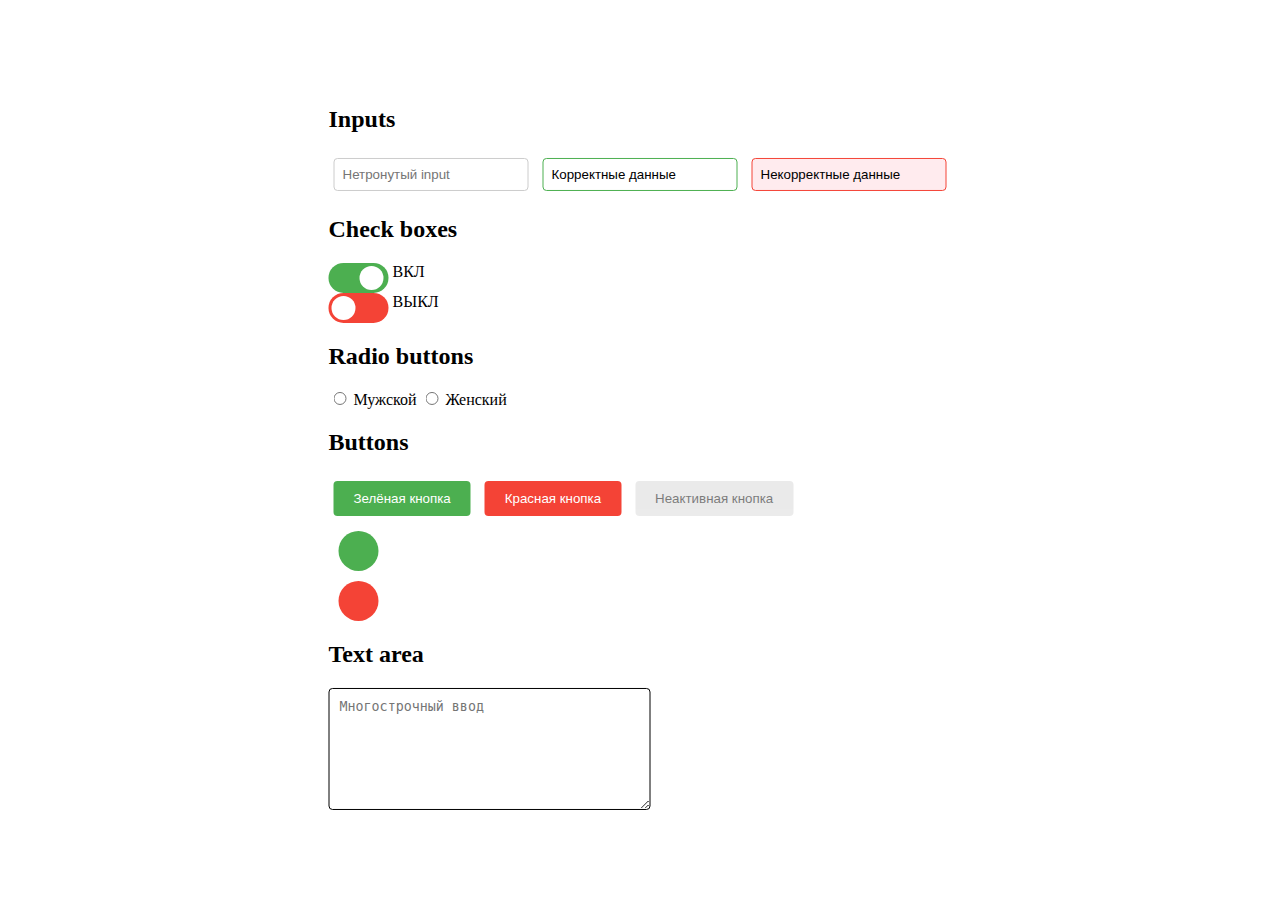
<file: index2.html>
<!DOCTYPE html>
<html lang="en">
<head>
    <meta charset="UTF-8">
    <meta name="viewport" content="width=device-width, initial-scale=1.0">
    <title>Мини-библиотека стилей</title>
    <link rel="stylesheet" href="style2.css">
</head>
<body>
    <div class="container">
    <h2>Inputs</h2>
  <input type="text" class="input-default" placeholder="Нетронутый input">
  <input type="text" class="input-valid" value="Корректные данные" placeholder="Корректные данные">
  <input type="text" class="input-invalid" value="Некорректные данные" placeholder="Некорректные данные">

  <h2>Check boxes</h2>
<div class="switch-container">
  <label class="switch">
    <input type="checkbox" checked>
    <span class="slider"></span>
  </label>
  <span class="switch-label">ВКЛ</span>
</div>

<div class="switch-container">
  <label class="switch">
    <input type="checkbox">
    <span class="slider"></span>
  </label>
  <span class="switch-label">ВЫКЛ</span>
</div>

  <h2>Radio buttons</h2>
  <label>
    <input type="radio" name="gender" class="radio-checked"> Мужской
  </label>
  <label>
    <input type="radio" name="gender" class="radio-unchecked"> Женский
  </label>

  <h2>Buttons</h2>
  <button class="btn-green">Зелёная кнопка</button>
  <button class="btn-red">Красная кнопка</button>
  <button class="btn-disabled">Неактивная кнопка</button>
  <button class="btn-round-green"><i class="icon-check"></i></button>
  <button class="btn-round-red"><i class="icon-cross"></i></button>

  <h2>Text area</h2>
  <textarea class="textarea" placeholder="Многострочный ввод"></textarea>
    </div>
</body>
</html>
</file>
<file: style2.css>
.container {
  position: absolute;
  top: 50%;
  left: 50%;
  transform: translate(-50%, -50%);
}

/* Общие стили для inputs */
.input-default {
margin: 5px;
padding: 8px;
border: 1px solid #ccc;
border-radius: 4px;
}

.input-valid {
    margin: 5px;
  padding: 8px;
  border: 1px solid #4CAF50;
  border-radius: 4px;
}

.input-invalid {
    margin: 5px;
  padding: 8px;
  border: 1px solid #f44336;
  border-radius: 4px;
  background-color: #ffebee;
}

/* Стили для checkbox */

/* Скрываем стандартный чекбокс */
.switch input {
  opacity: 0;
  width: 0;
  height: 0;
}

/* Контейнер для ползунка */
.switch {
  position: relative;
  display: inline-block;
  width: 60px;
  height: 30px;
}

/* Сам ползунок (прямоугольник) */
.switch .slider {
  position: absolute;
  cursor: pointer;
  top: 0;
  left: 0;
  right: 0;
  bottom: 0;
  background-color: #ccc;
  border-radius: 30px;
  transition: 0.3s;
}

/* "Шарик" внутри ползунка */
.switch .slider:before {
  position: absolute;
  content: "";
  height: 24px;
  width: 24px;
  left: 3px;
  bottom: 3px;
  background-color: white;
  border-radius: 50%;
  transition: 0.3s;
}

/* Когда чекбокс активирован (включён) */
.switch input:checked + .slider {
  background-color: #4CAF50; /* Зелёный */
}

/* Движение "шарика" при активации */
.switch input:checked + .slider:before {
  transform: translateX(28px);
}

/* Когда чекбокс неактивен (выключен) */
.switch input:not(:checked) + .slider {
  background-color: #f44336; /* Красный */
}


/* Стили для radio button */
.radio-checked {
  background-color: #4CAF50;
  border-color: #4CAF50;
}

.radio-unchecked {
  background-color: #eee;
  border-color: #ddd;
}

/* Стили для кнопок */
.btn-green {
  background-color: #4CAF50;
  color: white;
  padding: 10px 20px;
  border: none;
  border-radius: 4px;
  cursor: pointer;
  margin: 5px;
}

.btn-green:hover {
  background-color: #3e8e41;
}

.btn-red {
  background-color: #f44336;
  color: white;
  padding: 10px 20px;
  border: none;
  border-radius: 4px;
  cursor: pointer;
  margin: 5px;
}

.btn-red:hover {
  background-color: #d32f2f;
}

.btn-disabled {
  background-color: #ddd;
  color: #252525;
  padding: 10px 20px;
  border: none;
  border-radius: 4px;
  cursor: not-allowed;
  opacity: 0.6;
  margin: 5px;
}

/* Круглые кнопки */
.btn-round-green, .btn-round-red {
  width: 40px;
  height: 40px;
  border-radius: 50%;
  border: none;
  cursor: pointer;
  display: flex;
  justify-content: center;
  align-items: center;
}

.btn-round-green {
  background-color: #4CAF50;
  margin: 10px;
}

.btn-round-green:hover {
  background-color: #3e8e41;
  
}

.btn-round-red {
  background-color: #f44336;
  margin: 10px;
}

.btn-round-red:hover {
  background-color: #d32f2f;
  
}

/* Стили для textarea */
.textarea {
  width: 300px;
  height: 100px;
  padding: 10px;
  border: 1px solid #000000;
  border-radius: 4px;
  resize: vertical;
}
</file>
